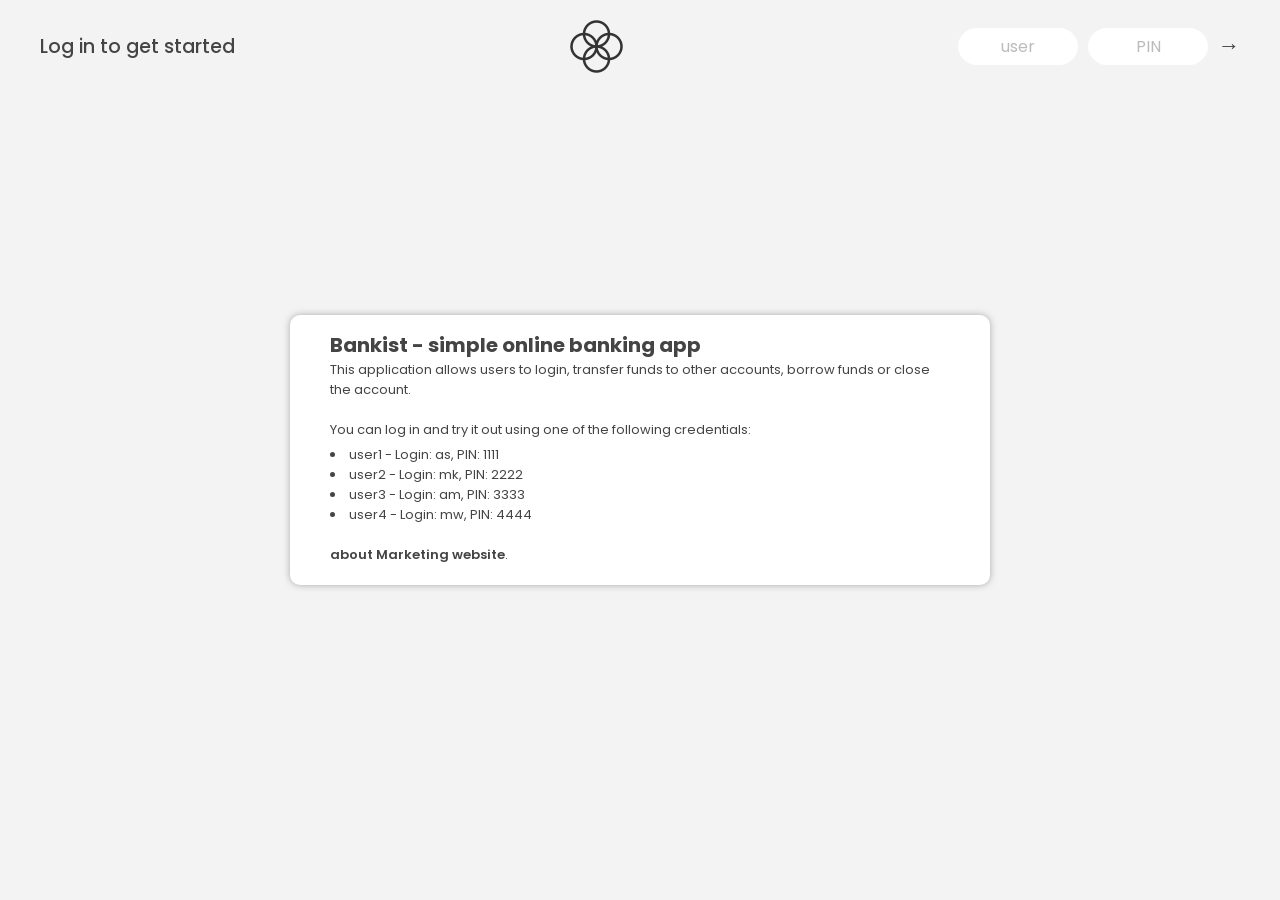
<file: demo/index.html>
<!DOCTYPE html>
<html lang="en">
  <head>
    <meta charset="UTF-8" />
    <meta name="viewport" content="width=device-width, initial-scale=1.0" />
    <meta http-equiv="X-UA-Compatible" content="ie=edge" />
    <link rel="shortcut icon" type="image/png" href="app_icon.png" />

    <link
      href="https://fonts.googleapis.com/css?family=Poppins:400,500,600&display=swap"
      rel="stylesheet"
    />

    <link rel="stylesheet" href="style.css" />
    <title>Bankist</title>
  </head>

  <body>
    
     <!-- some infos displayed for show on first time -->
     <div class="introStart">
      <button class="close-intro-btn"></button>
      <h3>Bankist - simple online banking app</h3>
      <p>This application allows users to login, transfer funds to other accounts, borrow funds or close the account.
          <br><br>
          You can log in and try it out using one of the following credentials:</p>
      <ul>
          <li>user1 - Login: as, PIN: 1111</li>
          <li>user2 - Login: mk, PIN: 2222</li>
          <li>user3 - Login: am, PIN: 3333</li>
          <li>user4 - Login: mw, PIN: 4444</li>
          <br>
          <a
          class="marketing-web"
          target="_blank"
          href="/demo/Marketing website/marketing-website.html"
          >about Marketing website</a
        >.
      </ul>
    </div>
    <!-- TOP NAVIGATION -->
    <nav>
      <p class="welcome">Log in to get started</p>

      <img src="app_logo.png" alt="Logo" class="logo" />
    </div>

      <form class="login">
        <input
          type="text"
          placeholder="user"
          class="login__input login__input--user"
        />
        <!-- In practice, use type="password" -->
        <input
          type="text"
          placeholder="PIN"
          maxlength="4"
          class="login__input login__input--pin"
        />
        <button class="login__btn">&rarr;</button>
      </form>

    </nav>
    
    <main class="app">
      <!-- BALANCE -->
      <div class="balance">
        <div>
          <p class="balance__label">Current balance</p>
          <p class="balance__date">
            As of <span class="date">05/03/2037</span>
          </p>
        </div>
        <p class="balance__value">0000€</p>
      </div>

      <!-- MOVEMENTS -->
      <div class="movements">
        <div class="movements__row">
          <div class="movements__type movements__type--deposit">2 deposit</div>
          <div class="movements__date">3 days ago</div>
          <div class="movements__value">4 000€</div>
        </div>
        <div class="movements__row">
          <div class="movements__type movements__type--withdrawal">
            1 withdrawal
          </div>
          <div class="movements__date">24/01/2037</div>
          <div class="movements__value">-378€</div>
        </div>
      </div>

      <!-- SUMMARY -->
      <div class="summary">
        <p class="summary__label">In</p>
        <p class="summary__value summary__value--in">0000€</p>
        <p class="summary__label">Out</p>
        <p class="summary__value summary__value--out">0000€</p>
        <p class="summary__label">Interest</p>
        <p class="summary__value summary__value--interest">0000€</p>
        <button class="btn--sort">&downarrow; SORT</button>
        <!-- <button class="btn--sort">SORT↓</button> -->
      </div>
      
      <!-- OPERATION: TRANSFERS -->
      <div class="operation operation--transfer">
        <h2>Transfer money</h2>
        <form class="form form--transfer">
          <input type="text" class="form__input form__input--to" />
          <input type="number" class="form__input form__input--amount" />
          <button class="form__btn form__btn--transfer">&rarr;</button>
          <label class="form__label">Transfer to</label>
          <label class="form__label">Amount</label>
        </form>
      </div>

      <!-- OPERATION: LOAN -->
      <div class="operation operation--loan">
        <h2>Request loan</h2>
        <form class="form form--loan">
          <input type="number" class="form__input form__input--loan-amount" />
          <button class="form__btn form__btn--loan">&rarr;</button>
          <label class="form__label form__label--loan">Amount</label>
        </form>
      </div>

      <!-- OPERATION: CLOSE -->
      <div class="operation operation--close">
        <h2>Close account</h2>
        <form class="form form--close">
          <input type="text" class="form__input form__input--user" />
          <input
            type="password"
            maxlength="6"
            class="form__input form__input--pin"
          />
          <button class="form__btn form__btn--close">&rarr;</button>
          <label class="form__label">Confirm user</label>
          <label class="form__label">Confirm PIN</label>
        </form>
      </div>

      <!-- LOGOUT TIMER -->
      <p class="logout-timer">
        You will be logged out in <span class="timer">05:00</span>
      </p>
    </main>

    <script src="script.js"></script>
  </body>
</html>
</file>
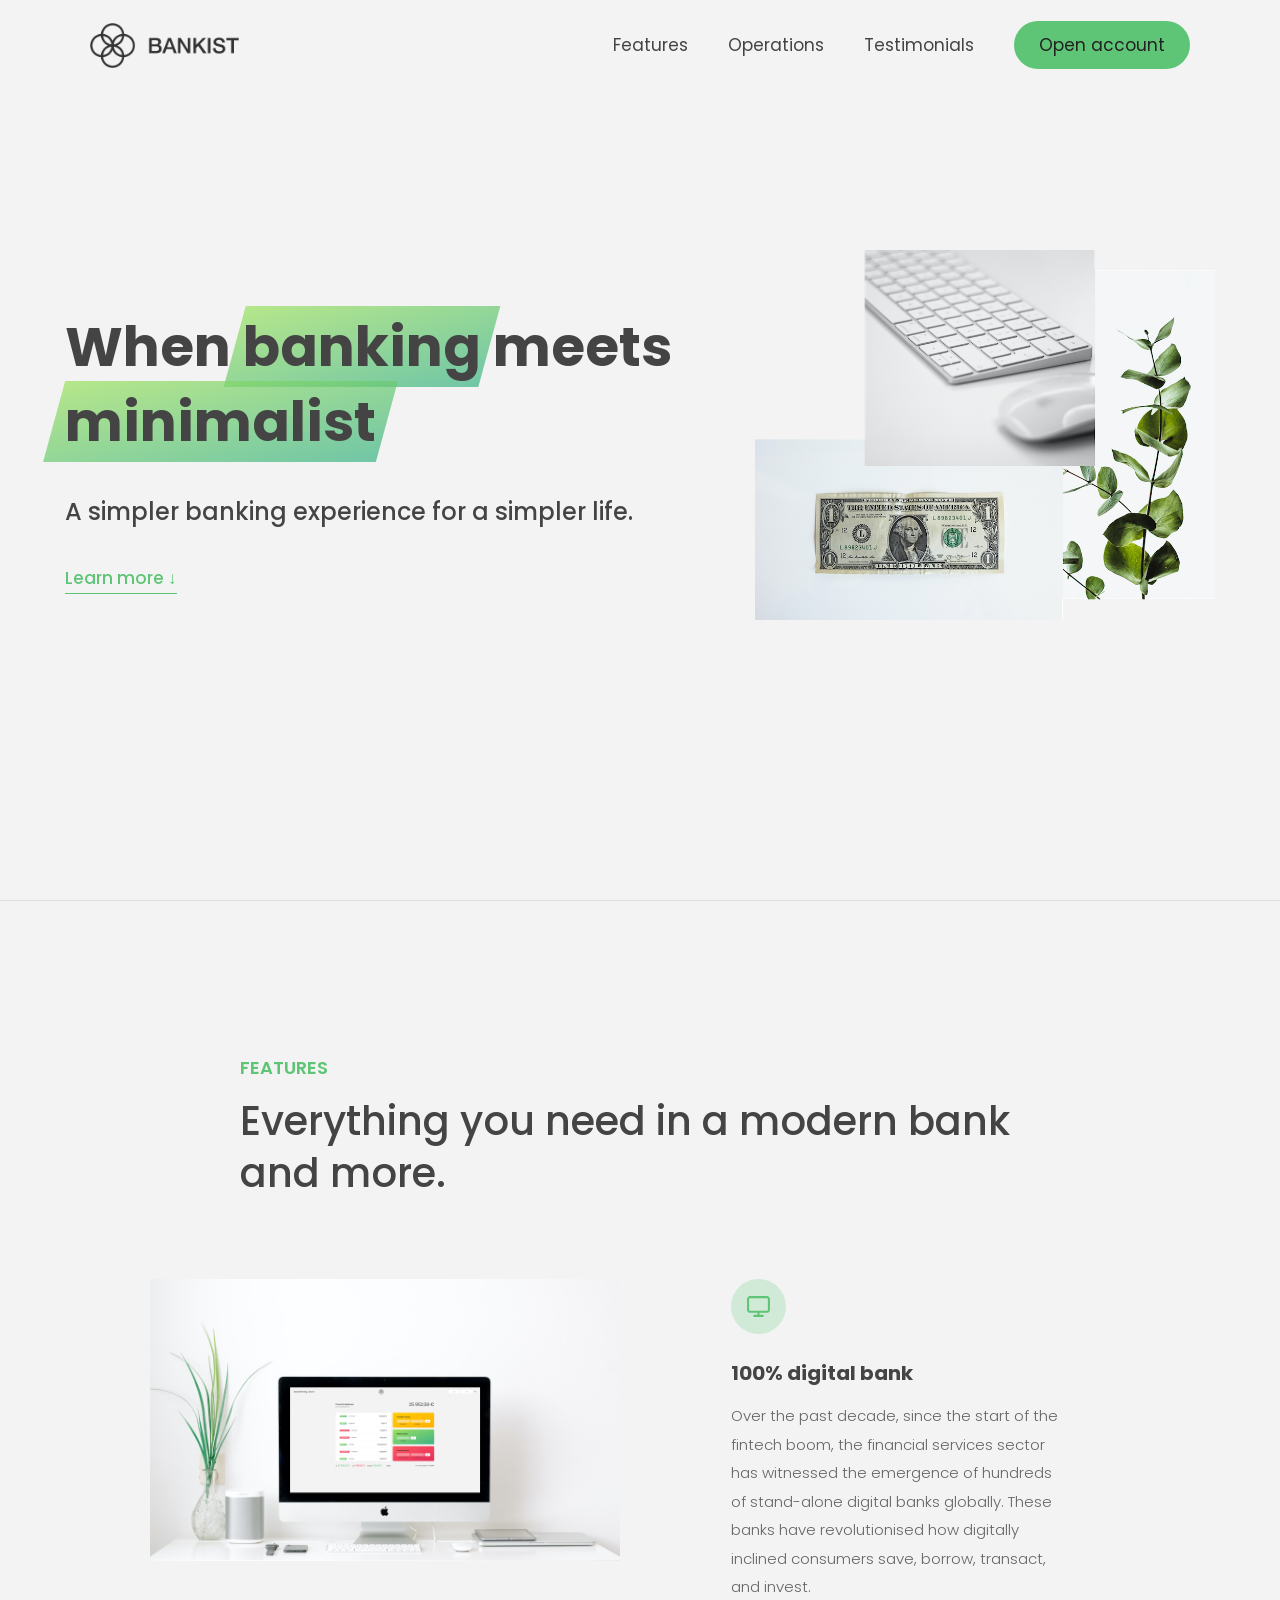
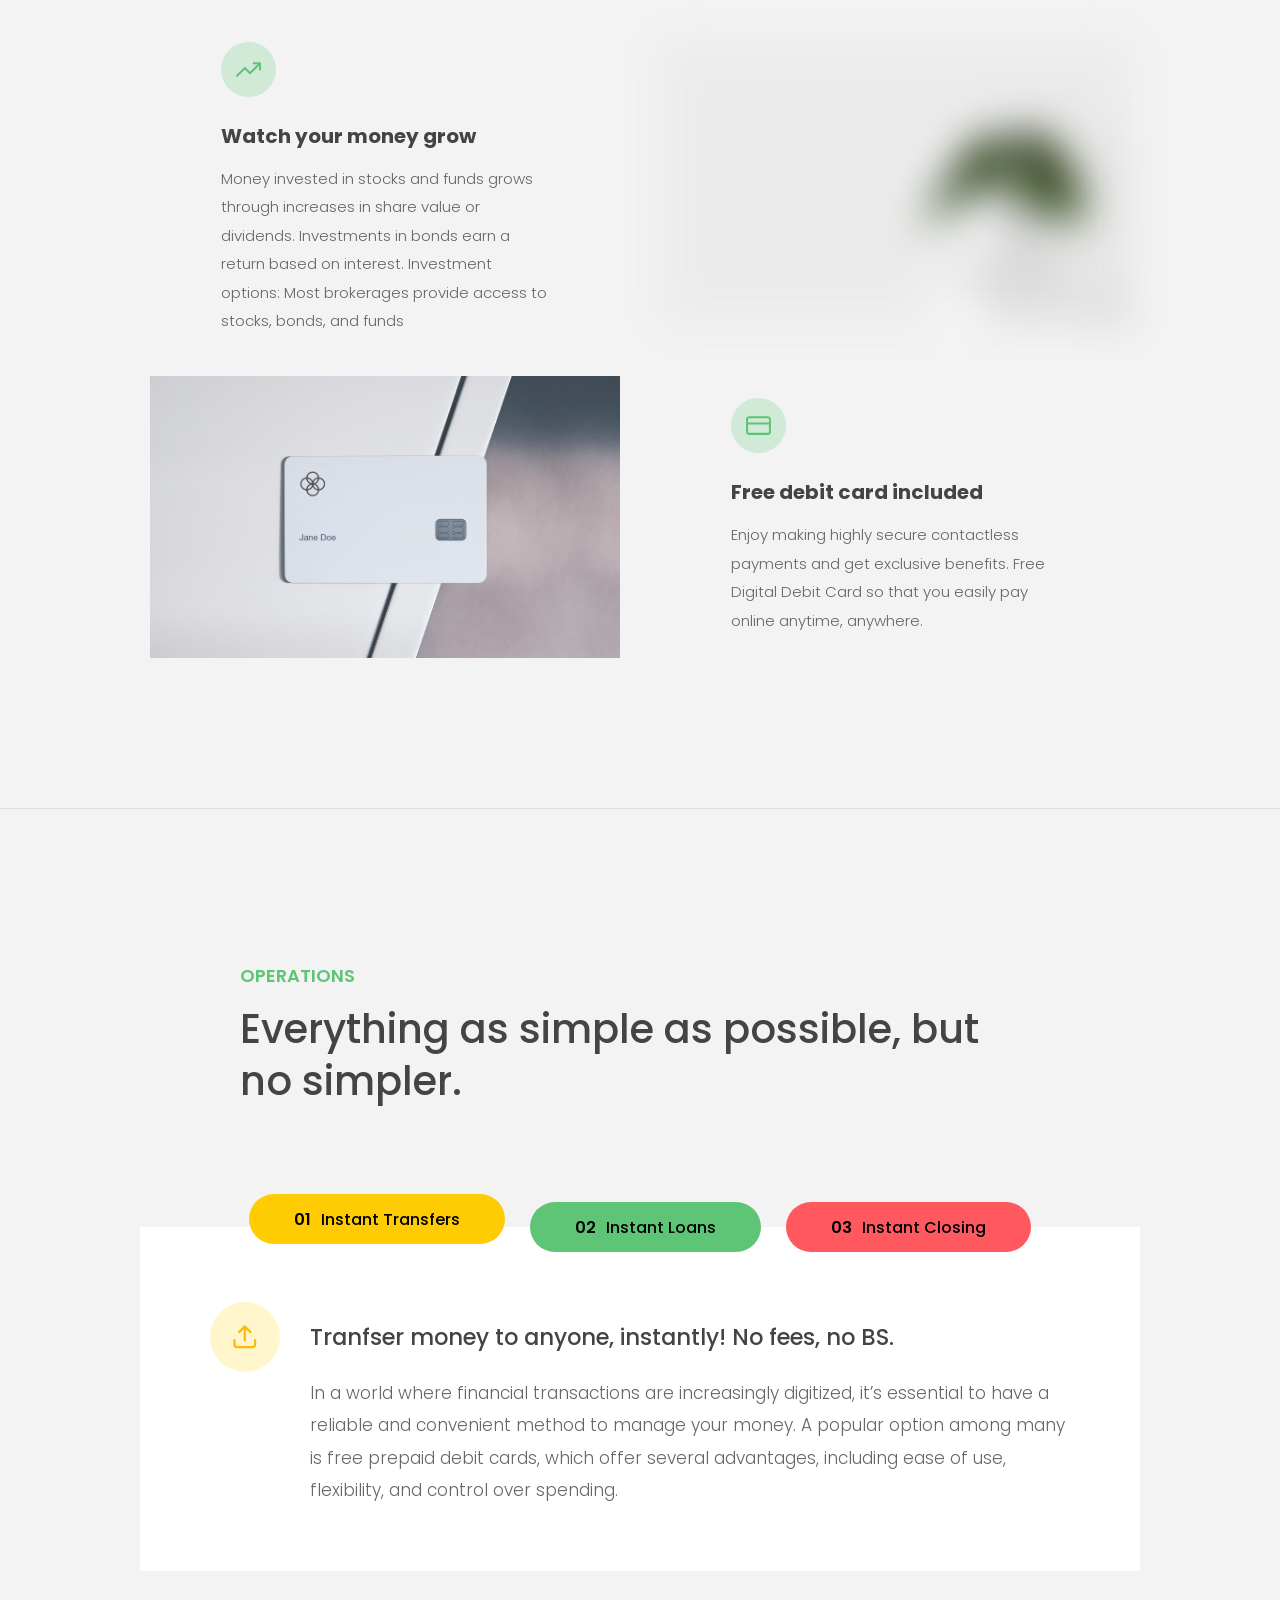
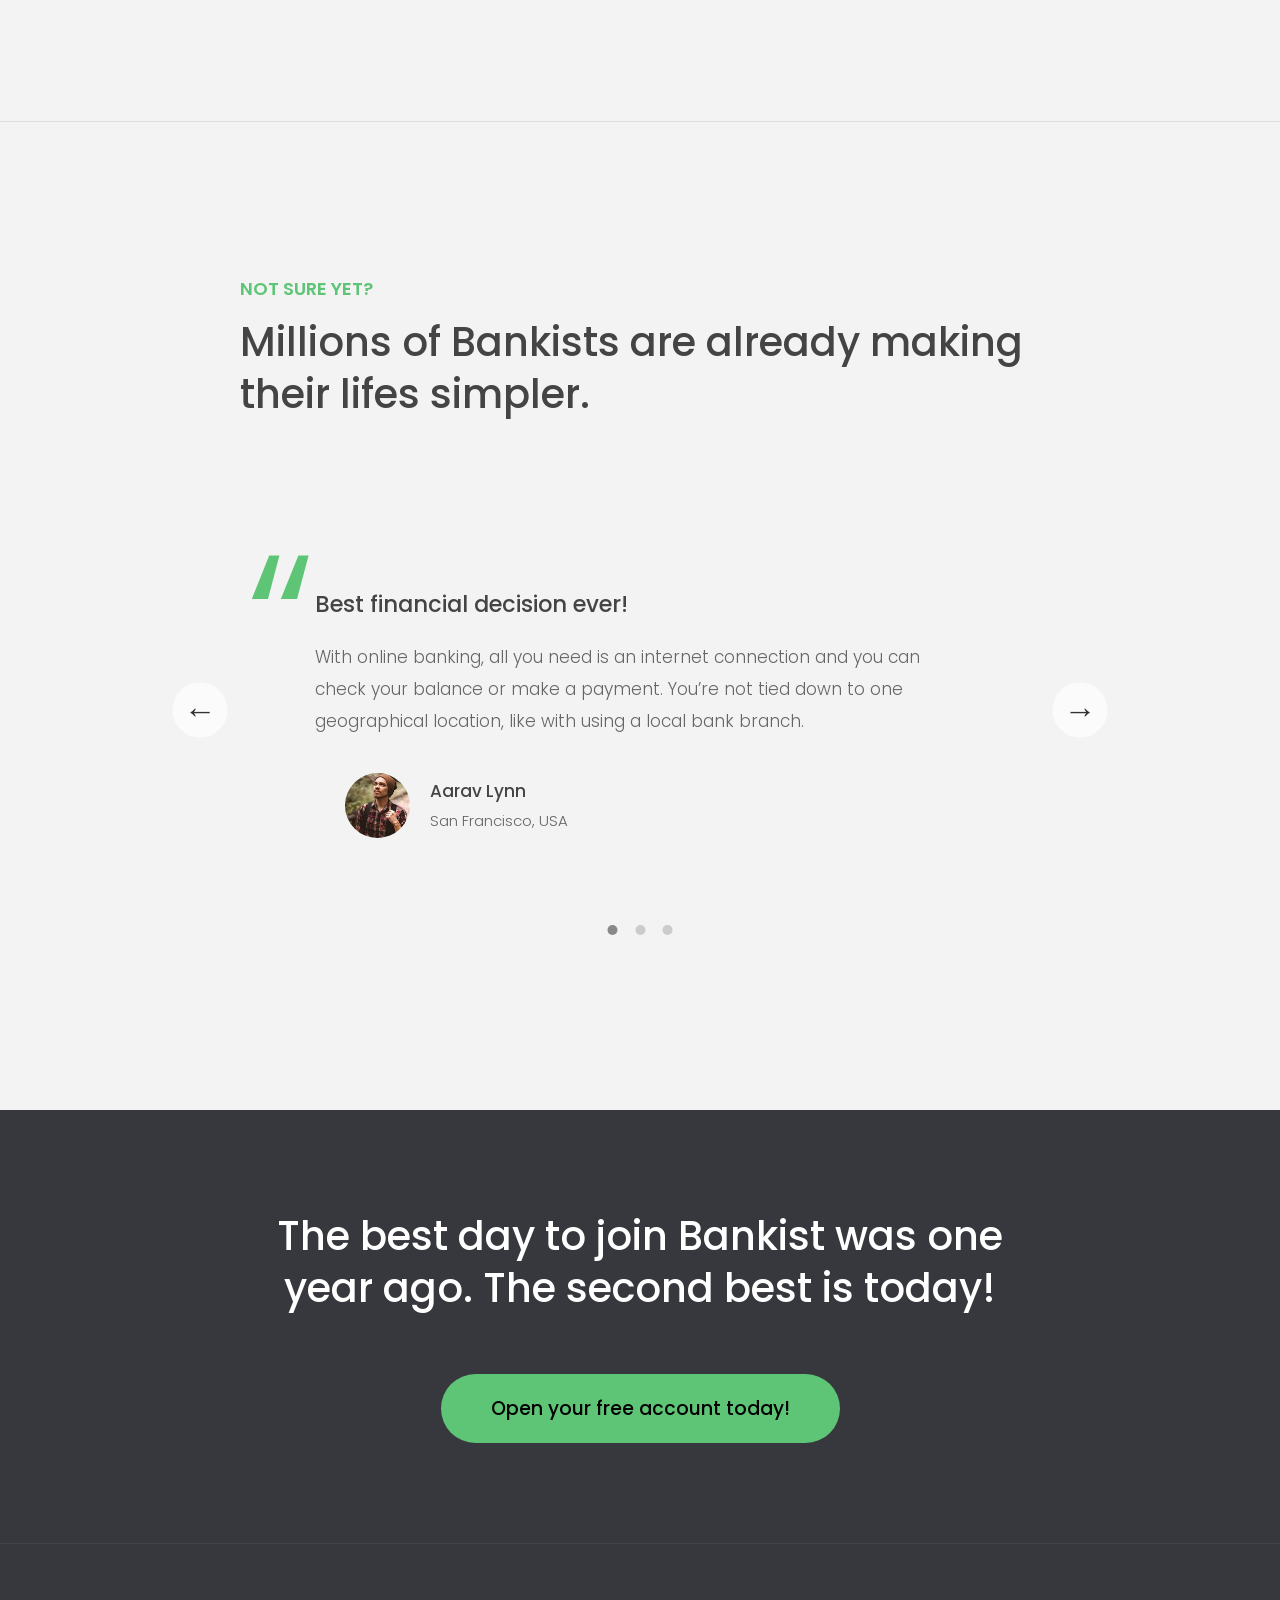
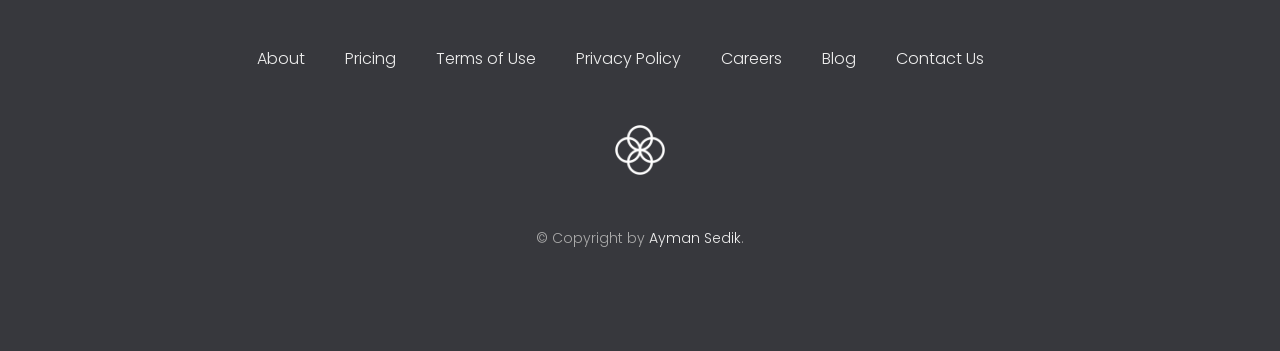
<file: demo/Marketing website/marketing-website.html>
<!DOCTYPE html>
<html lang="en">
  <head>
    <meta charset="UTF-8" />
    <meta name="viewport" content="width=device-width, initial-scale=1.0" />
    <meta http-equiv="X-UA-Compatible" content="ie=edge" />
    <link rel="shortcut icon" type="image/png" href="img/app_icon.png" />

    <link
      href="https://fonts.googleapis.com/css?family=Poppins:300,400,500,600&display=swap"
      rel="stylesheet"
    />
    <link rel="stylesheet" href="style.css" />
    <title>Bankist | When Banking meets Minimalist</title>

    <script defer src="script.js"></script>
  </head>
  <body>
    <header class="header">
      <nav class="nav">
        <img
          src="img/logo.png"
          alt="Bankist logo"
          class="nav__logo"
          id="logo"
          designer="Ayman"
          data-version-number="3.0"
        />
        <ul class="nav__links">
          <li class="nav__item">
            <a class="nav__link" href="#section--1">Features</a>
          </li>
          <li class="nav__item">
            <a class="nav__link" href="#section--2">Operations</a>
          </li>
          <li class="nav__item">
            <a class="nav__link" href="#section--3">Testimonials</a>
          </li>
          <li class="nav__item">
            <a class="nav__link nav__link--btn btn--show-modal" href="#"
              >Open account</a
            >
          </li>
        </ul>
      </nav>

      <div class="header__title">
        <!-- <h1 onclick="alert('HTML alert')"> -->
        <h1>
          When
          <!-- Green highlight effect -->
          <span class="highlight">banking</span>
          meets<br />
          <span class="highlight">minimalist</span>
        </h1>
        <h4>A simpler banking experience for a simpler life.</h4>
        <button class="btn--text btn--scroll-to">Learn more &DownArrow;</button>
        <img
          src="img/hero.png"
          class="header__img"
          alt="Minimalist bank items"
        />
      </div>
    </header>

    <section class="section" id="section--1">
      <div class="section__title">
        <h2 class="section__description">Features</h2>
        <h3 class="section__header">
          Everything you need in a modern bank and more.
        </h3>
      </div>

      <div class="features">
        <img
          src="img/digital-lazy.jpg"
          data-src="img/digital.jpg"
          alt="Computer"
          class="features__img lazy-img"
        />
        <div class="features__feature">
          <div class="features__icon">
            <svg>
              <use xlink:href="img/icons.svg#icon-monitor"></use>
            </svg>
          </div>
          <h5 class="features__header">100% digital bank</h5>
          <p>
            Over the past decade, since the start of the fintech boom, the
            financial services sector has witnessed the emergence of hundreds of
            stand-alone digital banks globally. These banks have revolutionised
            how digitally inclined consumers save, borrow, transact, and invest.
          </p>
        </div>

        <div class="features__feature">
          <div class="features__icon">
            <svg>
              <use xlink:href="img/icons.svg#icon-trending-up"></use>
            </svg>
          </div>
          <h5 class="features__header">Watch your money grow</h5>
          <p>
            Money invested in stocks and funds grows through increases in share
            value or dividends. Investments in bonds earn a return based on
            interest. Investment options: Most brokerages provide access to
            stocks, bonds, and funds
          </p>
        </div>
        <img
          src="img/grow-lazy.jpg"
          data-src="img/grow.jpg"
          alt="Plant"
          class="features__img lazy-img"
        />

        <img
          src="img/card-lazy.jpg"
          data-src="img/card.jpg"
          alt="Credit card"
          class="features__img lazy-img"
        />
        <div class="features__feature">
          <div class="features__icon">
            <svg>
              <use xlink:href="img/icons.svg#icon-credit-card"></use>
            </svg>
          </div>
          <h5 class="features__header">Free debit card included</h5>
          <p>
            Enjoy making highly secure contactless payments and get exclusive
            benefits. Free Digital Debit Card so that you easily pay online
            anytime, anywhere.
          </p>
        </div>
      </div>
    </section>

    <section class="section" id="section--2">
      <div class="section__title">
        <h2 class="section__description">Operations</h2>
        <h3 class="section__header">
          Everything as simple as possible, but no simpler.
        </h3>
      </div>

      <div class="operations">
        <div class="operations__tab-container">
          <button
            class="btn operations__tab operations__tab--1 operations__tab--active"
            data-tab="1"
          >
            <span>01</span>Instant Transfers
          </button>
          <button class="btn operations__tab operations__tab--2" data-tab="2">
            <span>02</span>Instant Loans
          </button>
          <button class="btn operations__tab operations__tab--3" data-tab="3">
            <span>03</span>Instant Closing
          </button>
        </div>
        <div
          class="operations__content operations__content--1 operations__content--active"
        >
          <div class="operations__icon operations__icon--1">
            <svg>
              <use xlink:href="img/icons.svg#icon-upload"></use>
            </svg>
          </div>
          <h5 class="operations__header">
            Tranfser money to anyone, instantly! No fees, no BS.
          </h5>
          <p>
            In a world where financial transactions are increasingly digitized,
            it’s essential to have a reliable and convenient method to manage
            your money. A popular option among many is free prepaid debit cards,
            which offer several advantages, including ease of use, flexibility,
            and control over spending.
          </p>
        </div>

        <div class="operations__content operations__content--2">
          <div class="operations__icon operations__icon--2">
            <svg>
              <use xlink:href="img/icons.svg#icon-home"></use>
            </svg>
          </div>
          <h5 class="operations__header">
            Buy a home or make your dreams come true, with instant loans.
          </h5>
          <p>
            If you have pin-pointed the dream home you wish to own, you will be
            asked to make a downpayment immediately in order to book it in your
            name. Getting a home loan requires far more time than a personal
            loan. Processing of personal loans is super-quick compared to home
            loans.
          </p>
        </div>
        <div class="operations__content operations__content--3">
          <div class="operations__icon operations__icon--3">
            <svg>
              <use xlink:href="img/icons.svg#icon-user-x"></use>
            </svg>
          </div>
          <h5 class="operations__header">
            No longer need your account? No problem! Close it instantly.
          </h5>
          <p>
            It is not uncommon to have multiple bank account and sometime people
            can not operate all of them and hence may need to close one.
            However, you may get a surprise if the bank turns down your request
            to close your savings bank account citing many pending issues.
            Therefore it is better to check these factors before going for
            closing your saving bank account.
          </p>
        </div>
      </div>
    </section>

    <section class="section" id="section--3">
      <div class="section__title section__title--testimonials">
        <h2 class="section__description">Not sure yet?</h2>
        <h3 class="section__header">
          Millions of Bankists are already making their lifes simpler.
        </h3>
      </div>

      <div class="slider">
        <div class="slide">
          <div class="testimonial">
            <h5 class="testimonial__header">Best financial decision ever!</h5>
            <blockquote class="testimonial__text">
              With online banking, all you need is an internet connection and
              you can check your balance or make a payment. You’re not tied down
              to one geographical location, like with using a local bank branch.
            </blockquote>
            <address class="testimonial__author">
              <img src="img/user-1.jpg" alt="" class="testimonial__photo" />
              <h6 class="testimonial__name">Aarav Lynn</h6>
              <p class="testimonial__location">San Francisco, USA</p>
            </address>
          </div>
        </div>

        <div class="slide">
          <div class="testimonial">
            <h5 class="testimonial__header">
              The last step to becoming a complete minimalist
            </h5>
            <blockquote class="testimonial__text">
              You don’t need to recite account details over the phone or fill in
              paper forms to send money online. You can set up a new payment in
              moments, and save the details for future use.
            </blockquote>
            <address class="testimonial__author">
              <img src="img/user-2.jpg" alt="" class="testimonial__photo" />
              <h6 class="testimonial__name">Miyah Miles</h6>
              <p class="testimonial__location">London, UK</p>
            </address>
          </div>
        </div>

        <div class="slide">
          <div class="testimonial">
            <h5 class="testimonial__header">
              Finally free from old-school banks
            </h5>
            <blockquote class="testimonial__text">
              Many banks let you open an account online in just a few minutes.
              This beats queuing at the bank, filling in forms and handing over
              documents. You can get a new account up and running in just a few
              clicks, and get on with the rest of your day.
            </blockquote>
            <address class="testimonial__author">
              <img src="img/user-3.jpg" alt="" class="testimonial__photo" />
              <h6 class="testimonial__name">Francisco Gomes</h6>
              <p class="testimonial__location">Lisbon, Portugal</p>
            </address>
          </div>
        </div>

        <button class="slider__btn slider__btn--left">&larr;</button>
        <button class="slider__btn slider__btn--right">&rarr;</button>
        <div class="dots"></div>
      </div>
    </section>

    <section class="section section--sign-up">
      <div class="section__title">
        <h3 class="section__header">
          The best day to join Bankist was one year ago. The second best is
          today!
        </h3>
      </div>
      <button class="btn btn--show-modal">Open your free account today!</button>
    </section>

    <footer class="footer">
      <ul class="footer__nav">
        <li class="footer__item">
          <a class="footer__link" href="#">About</a>
        </li>
        <li class="footer__item">
          <a class="footer__link" href="#">Pricing</a>
        </li>
        <li class="footer__item">
          <a class="footer__link" href="#">Terms of Use</a>
        </li>
        <li class="footer__item">
          <a class="footer__link" href="#">Privacy Policy</a>
        </li>
        <li class="footer__item">
          <a class="footer__link" href="#">Careers</a>
        </li>
        <li class="footer__item">
          <a class="footer__link" href="#">Blog</a>
        </li>
        <li class="footer__item">
          <a class="footer__link" href="#">Contact Us</a>
        </li>
      </ul>
      <img src="img/icon.png" alt="Logo" class="footer__logo" />
      <p class="footer__copyright">
        &copy; Copyright by
        <a
          class="footer__link linkedin-link"
          target="_blank"
          href="https://www.linkedin.com/in/ayman-sedik/"
          >Ayman Sedik</a
        >.
      </p>
    </footer>

    <div class="modal hidden">
      <button class="btn--close-modal">&times;</button>
      <h2 class="modal__header">
        Open your bank account <br />
        in just <span class="highlight">5 minutes</span>
      </h2>
      <form class="modal__form">
        <label>First Name</label>
        <input type="text" />
        <label>Last Name</label>
        <input type="text" />
        <label>Email Address</label>
        <input type="email" />
        <button class="btn">Next step &rarr;</button>
      </form>
    </div>
    <div class="overlay hidden"></div>
  </body>
</html>
</file>
<file: demo/style.css>
* {
  margin: 0;
  padding: 0;
  box-sizing: inherit;
}

html {
  font-size: 62.5%;
  box-sizing: border-box;
}

body {
  font-family: 'Poppins', sans-serif;
  color: #444;
  background-color: #f3f3f3;
  height: 100vh;
  padding: 2rem;
}

.introStart {
  position: absolute;
  top: 50%;
  left: 50%;
  color: #444;
  width: 80%;
  max-width: 700px;
  padding: 20px 40px;
  display: flex;
  align-items: flex-start;
  justify-content: center;
  flex-direction: column;
  background-color: white;
  box-shadow: 0 0 7px 0px darkgray;
  border-radius: 10px;
  transform: translate(-50%, -50%);
  z-index: 5;
  opacity: 100;
  transition: all 0.2s;
}

.introStart:hover {
  box-shadow: 0 0 2px 0px darkgray;
}

.introStart h3 {
  font-size: 20px;
  font-weight: 700;
  line-height: 1;
  z-index: 2;
}

.close-intro-btn {
  height: 30px;
  outline: none;
  background-color: white;
  border: transparent;
  padding: 0 15px;
  font-size: 20px;
  border-radius: 10px;
  margin-left: 10px;
  cursor: pointer;
  transition: all 0.3s;
  position: absolute;
  top: 5px;
  right: 5px;
  background-image: url(https://bankist-okba.netlify.app/images/x-solid.svg);
  background-position: center;
  background-repeat: no-repeat;
  background-size: 17px;
}

.close-intro-btn:hover {
  transform: scale(0.8);
}

.introStart p {
  margin-top: 5px;
  font-size: 13px;
}

.introStart ul {
  margin-top: 5px;
  width: 100%;
  font-size: 13px;
  list-style-position: inside;
}

.introStart ul li {
  width: 100%;
  text-align: left;
  min-width: 230px;
}

nav {
  display: flex;
  justify-content: space-between;
  align-items: center;
  padding: 0 2rem;
}

.welcome {
  font-size: 1.9rem;
  font-weight: 500;
}

.marketing-web {
  font-size: 1.3rem;
  font-weight: 550;
  color: #444;
  text-decoration: none;
}

a:hover {
  text-decoration: underline #444;
}

.logo {
  height: 5.25rem;
  width: 52.5px;
  transition: 1s;
  cursor: pointer;
}

.logo:hover {
  transform: rotate(270deg);
}

.login {
  display: flex;
}

.login__input {
  border: none;
  padding: 0.5rem 2rem;
  font-size: 1.6rem;
  font-family: inherit;
  text-align: center;
  width: 12rem;
  border-radius: 10rem;
  margin-right: 1rem;
  color: inherit;
  border: 1px solid #fff;
  transition: all 0.3s;
}

.login__input:focus {
  outline: none;
  border: 1px solid #ccc;
}

.login__input::placeholder {
  color: #bbb;
}

.login__btn {
  border: none;
  background: none;
  font-size: 2.2rem;
  color: inherit;
  cursor: pointer;
  transition: all 0.3s;
}

.login__btn:hover,
.login__btn:focus,
.btn--sort:hover,
.btn--sort:focus {
  outline: none;
  color: #777;
}

/* MAIN */
.app {
  position: relative;
  max-width: 100rem;
  margin: 4rem auto;
  display: grid;
  grid-template-columns: 4fr 3fr;
  grid-template-rows: auto repeat(3, 15rem) auto;
  gap: 2rem;

  /* NOTE This creates the fade in/out anumation */
  opacity: 0;
  transition: all 0s;
}

.balance {
  grid-column: 1 / span 2;
  display: flex;
  align-items: flex-end;
  justify-content: space-between;
  margin-bottom: 2rem;
}

.balance__label {
  font-size: 2.2rem;
  font-weight: 500;
  margin-bottom: -0.2rem;
}

.balance__date {
  font-size: 1.4rem;
  color: #888;
}

.balance__value {
  font-size: 4.5rem;
  font-weight: 400;
}

/* MOVEMENTS */
.movements {
  grid-row: 2 / span 3;
  background-color: #fff;
  border-radius: 1rem;
  overflow: scroll;
}

.movements__row {
  padding: 2.25rem 4rem;
  display: flex;
  /* justify-content: space-between; */
  align-items: center;
  border-bottom: 1px solid #eee;
}

.movements__type {
  font-size: 1.1rem;
  text-transform: uppercase;
  font-weight: 500;
  color: #fff;
  padding: 0.1rem 1rem;
  border-radius: 10rem;
  margin-right: 2rem;
}

.movements__date {
  font-size: 1.1rem;
  text-transform: uppercase;
  font-weight: 500;
  color: #666;
}

.movements__type--deposit {
  background-image: linear-gradient(to top left, #39b385, #9be15d);
}

.movements__type--withdrawal {
  background-image: linear-gradient(to top left, #e52a5a, #ff585f);
}

.movements__value {
  font-size: 1.7rem;
  margin-left: auto;
}

/* SUMMARY */
.summary {
  grid-row: 5 / 6;
  display: flex;
  align-items: baseline;
  padding: 0 0.3rem;
  margin-top: 1rem;
}

.summary__label {
  font-size: 1.2rem;
  font-weight: 500;
  text-transform: uppercase;
  margin-right: 0.8rem;
}

.summary__value {
  font-size: 2.2rem;
  margin-right: 2.5rem;
}

.summary__value--in,
.summary__value--interest {
  color: #66c873;
}

.summary__value--out {
  color: #f5465d;
}

.btn--sort {
  margin-left: auto;
  border: none;
  background: none;
  font-size: 1.3rem;
  font-weight: 500;
  cursor: pointer;
}

/* OPERATIONS */
.operation {
  border-radius: 1rem;
  padding: 3rem 4rem;
  color: #333;
}

.operation--transfer {
  background-image: linear-gradient(to top left, #ffb003, #ffcb03);
}

.operation--loan {
  background-image: linear-gradient(to top left, #39b385, #9be15d);
}

.operation--close {
  background-image: linear-gradient(to top left, #e52a5a, #ff585f);
}

h2 {
  margin-bottom: 1.5rem;
  font-size: 1.7rem;
  font-weight: 600;
  color: #333;
}

.form {
  display: grid;
  grid-template-columns: 2.5fr 2.5fr 1fr;
  grid-template-rows: auto auto;
  gap: 0.4rem 1rem;
}

/* Exceptions for interst */
.form.form--loan {
  grid-template-columns: 2.5fr 1fr 2.5fr;
}
.form__label--loan {
  grid-row: 2;
}
/* End exceptions */

.form__input {
  width: 100%;
  border: none;
  background-color: rgba(255, 255, 255, 0.4);
  font-family: inherit;
  font-size: 1.5rem;
  text-align: center;
  color: #333;
  padding: 0.3rem 1rem;
  border-radius: 0.7rem;
  transition: all 0.3s;
}

.form__input:focus {
  outline: none;
  background-color: rgba(255, 255, 255, 0.6);
}

.form__label {
  font-size: 1.3rem;
  text-align: center;
}

.form__btn {
  border: none;
  border-radius: 0.7rem;
  font-size: 1.8rem;
  background-color: #fff;
  cursor: pointer;
  transition: all 0.3s;
}
.form__btn:focus {
  outline: none;
  background-color: rgba(255, 255, 255, 0.8);
}

.logout-timer {
  padding: 0 0.3rem;
  margin-top: 1.9rem;
  text-align: right;
  font-size: 1.25rem;
}

.timer {
  font-weight: 600;
}
</file>
<file: demo/Marketing website/style.css>
/* The page is NOT responsive. You can implement responsiveness yourself if you wanna have some fun 😃 */

:root {
  --color-primary: #5ec576;
  --color-secondary: #ffcb03;
  --color-tertiary: #ff585f;
  --color-primary-darker: #4bbb7d;
  --color-secondary-darker: #ffbb00;
  --color-tertiary-darker: #fd424b;
  --color-primary-opacity: #5ec5763a;
  --color-secondary-opacity: #ffcd0331;
  --color-tertiary-opacity: #ff58602d;
  --gradient-primary: linear-gradient(to top left, #39b385, #9be15d);
  --gradient-secondary: linear-gradient(to top left, #ffb003, #ffcb03);
}

* {
  margin: 0;
  padding: 0;
  box-sizing: inherit;
}

html {
  font-size: 62.5%;
  box-sizing: border-box;
}

body {
  font-family: 'Poppins', sans-serif;
  font-weight: 300;
  color: #444;
  line-height: 1.9;
  background-color: #f3f3f3;
}

/* GENERAL ELEMENTS */
.section {
  padding: 15rem 3rem;
  border-top: 1px solid #ddd;

  transition: transform 1s, opacity 1s;
}

.section--hidden {
  opacity: 0;
  transform: translateY(8rem);
}

.section__title {
  max-width: 80rem;
  margin: 0 auto 8rem auto;
}

.section__description {
  font-size: 1.8rem;
  font-weight: 600;
  text-transform: uppercase;
  color: var(--color-primary);
  margin-bottom: 1rem;
}

.section__header {
  font-size: 4rem;
  line-height: 1.3;
  font-weight: 500;
}

.btn {
  display: inline-block;
  background-color: var(--color-primary);
  font-size: 1.6rem;
  font-family: inherit;
  font-weight: 500;
  border: none;
  padding: 1.25rem 4.5rem;
  border-radius: 10rem;
  cursor: pointer;
  transition: all 0.3s;
}

.btn:hover {
  background-color: var(--color-primary-darker);
}

.btn--text {
  display: inline-block;
  background: none;
  font-size: 1.7rem;
  font-family: inherit;
  font-weight: 500;
  color: var(--color-primary);
  border: none;
  border-bottom: 1px solid currentColor;
  padding-bottom: 2px;
  cursor: pointer;
  transition: all 0.3s;
}

p {
  color: #666;
}

/* This is BAD for accessibility! Don't do in the real world! */
button:focus {
  outline: none;
}

img {
  transition: filter 0.5s;
}

.lazy-img {
  filter: blur(20px);
}

/* NAVIGATION */
.nav {
  display: flex;
  justify-content: space-between;
  align-items: center;
  height: 9rem;
  width: 100%;
  padding: 0 6rem;
  z-index: 100;
}

/* nav and stickly class at the same time */
.nav.sticky {
  position: fixed;
  background-color: rgba(255, 255, 255, 0.95);
}

.nav__logo {
  height: 4.5rem;
  transition: all 0.3s;
}

.nav__links {
  display: flex;
  align-items: center;
  list-style: none;
}

.nav__item {
  margin-left: 4rem;
}

.nav__link:link,
.nav__link:visited {
  font-size: 1.7rem;
  font-weight: 400;
  color: inherit;
  text-decoration: none;
  display: block;
  transition: all 0.3s;
}

.nav__link--btn:link,
.nav__link--btn:visited {
  padding: 0.8rem 2.5rem;
  border-radius: 3rem;
  background-color: var(--color-primary);
  color: #222;
}

.nav__link--btn:hover,
.nav__link--btn:active {
  color: inherit;
  background-color: var(--color-primary-darker);
  color: #333;
}

/* HEADER */
.header {
  padding: 0 3rem;
  height: 100vh;
  display: flex;
  flex-direction: column;
  align-items: center;
}

.header__title {
  flex: 1;

  max-width: 115rem;
  display: grid;
  grid-template-columns: 3fr 2fr;
  row-gap: 3rem;
  align-content: center;
  justify-content: center;

  align-items: start;
  justify-items: start;
}

h1 {
  font-size: 5.5rem;
  line-height: 1.35;
}

h4 {
  font-size: 2.4rem;
  font-weight: 500;
}

.header__img {
  width: 100%;
  grid-column: 2 / 3;
  grid-row: 1 / span 4;
  transform: translateY(-6rem);
}

.highlight {
  position: relative;
}

.highlight::after {
  display: block;
  content: '';
  position: absolute;
  bottom: 0;
  left: 0;
  height: 100%;
  width: 100%;
  z-index: -1;
  opacity: 0.7;
  transform: scale(1.07, 1.05) skewX(-15deg);
  background-image: var(--gradient-primary);
}

/* FEATURES */
.features {
  display: grid;
  grid-template-columns: 1fr 1fr;
  gap: 4rem;
  margin: 0 12rem;
}

.features__img {
  width: 100%;
}

.features__feature {
  align-self: center;
  justify-self: center;
  width: 70%;
  font-size: 1.5rem;
}

.features__icon {
  display: flex;
  align-items: center;
  justify-content: center;
  background-color: var(--color-primary-opacity);
  height: 5.5rem;
  width: 5.5rem;
  border-radius: 50%;
  margin-bottom: 2rem;
}

.features__icon svg {
  height: 2.5rem;
  width: 2.5rem;
  fill: var(--color-primary);
}

.features__header {
  font-size: 2rem;
  margin-bottom: 1rem;
}

/* OPERATIONS */
.operations {
  max-width: 100rem;
  margin: 12rem auto 0 auto;

  background-color: #fff;
}

.operations__tab-container {
  display: flex;
  justify-content: center;
}

.operations__tab {
  margin-right: 2.5rem;
  transform: translateY(-50%);
}

.operations__tab span {
  margin-right: 1rem;
  font-weight: 600;
  display: inline-block;
}

.operations__tab--1 {
  background-color: var(--color-secondary);
}

.operations__tab--1:hover {
  background-color: var(--color-secondary-darker);
}

.operations__tab--3 {
  background-color: var(--color-tertiary);
  margin: 0;
}

.operations__tab--3:hover {
  background-color: var(--color-tertiary-darker);
}

.operations__tab--active {
  transform: translateY(-66%);
}

.operations__content {
  display: none;

  /* JUST PRESENTATIONAL */
  font-size: 1.7rem;
  padding: 2.5rem 7rem 6.5rem 7rem;
}

.operations__content--active {
  display: grid;
  grid-template-columns: 7rem 1fr;
  column-gap: 3rem;
  row-gap: 0.5rem;
}

.operations__header {
  font-size: 2.25rem;
  font-weight: 500;
  align-self: center;
}

.operations__icon {
  display: flex;
  align-items: center;
  justify-content: center;
  height: 7rem;
  width: 7rem;
  border-radius: 50%;
}

.operations__icon svg {
  height: 2.75rem;
  width: 2.75rem;
}

.operations__content p {
  grid-column: 2;
}

.operations__icon--1 {
  background-color: var(--color-secondary-opacity);
}
.operations__icon--2 {
  background-color: var(--color-primary-opacity);
}
.operations__icon--3 {
  background-color: var(--color-tertiary-opacity);
}
.operations__icon--1 svg {
  fill: var(--color-secondary-darker);
}
.operations__icon--2 svg {
  fill: var(--color-primary);
}
.operations__icon--3 svg {
  fill: var(--color-tertiary);
}

/* SLIDER */
.slider {
  max-width: 100rem;
  height: 50rem;
  margin: 0 auto;
  position: relative;

  /* IN THE END */
  overflow: hidden;
}

.slide {
  position: absolute;
  top: 0;
  width: 100%;
  height: 50rem;

  display: flex;
  align-items: center;
  justify-content: center;

  /* THIS creates the animation! */
  transition: transform 1s;
}

.slide > img {
  /* Only for images that have different size than slide */
  width: 100%;
  height: 100%;
  object-fit: cover;
}

.slider__btn {
  position: absolute;
  top: 50%;
  z-index: 10;

  border: none;
  background: rgba(255, 255, 255, 0.7);
  font-family: inherit;
  color: #333;
  border-radius: 50%;
  height: 5.5rem;
  width: 5.5rem;
  font-size: 3.25rem;
  cursor: pointer;
}

.slider__btn--left {
  left: 6%;
  transform: translate(-50%, -50%);
}

.slider__btn--right {
  right: 6%;
  transform: translate(50%, -50%);
}

.dots {
  position: absolute;
  bottom: 5%;
  left: 50%;
  transform: translateX(-50%);
  display: flex;
}

.dots__dot {
  border: none;
  background-color: #b9b9b9;
  opacity: 0.7;
  height: 1rem;
  width: 1rem;
  border-radius: 50%;
  margin-right: 1.75rem;
  cursor: pointer;
  transition: all 0.5s;

  /* Only necessary when overlying images */
  /* box-shadow: 0 0.6rem 1.5rem rgba(0, 0, 0, 0.7); */
}

.dots__dot:last-child {
  margin: 0;
}

.dots__dot--active {
  /* background-color: #fff; */
  background-color: #888;
  opacity: 1;
}

/* TESTIMONIALS */
.testimonial {
  width: 65%;
  position: relative;
}

.testimonial::before {
  content: '\201C';
  position: absolute;
  top: -5.7rem;
  left: -6.8rem;
  line-height: 1;
  font-size: 20rem;
  font-family: inherit;
  color: var(--color-primary);
  z-index: -1;
}

.testimonial__header {
  font-size: 2.25rem;
  font-weight: 500;
  margin-bottom: 1.5rem;
}

.testimonial__text {
  font-size: 1.7rem;
  margin-bottom: 3.5rem;
  color: #666;
}

.testimonial__author {
  margin-left: 3rem;
  font-style: normal;

  display: grid;
  grid-template-columns: 6.5rem 1fr;
  column-gap: 2rem;
}

.testimonial__photo {
  grid-row: 1 / span 2;
  width: 6.5rem;
  border-radius: 50%;
}

.testimonial__name {
  font-size: 1.7rem;
  font-weight: 500;
  align-self: end;
  margin: 0;
}

.testimonial__location {
  font-size: 1.5rem;
}

.section__title--testimonials {
  margin-bottom: 4rem;
}

/* SIGNUP */
.section--sign-up {
  background-color: #37383d;
  border-top: none;
  border-bottom: 1px solid #444;
  text-align: center;
  padding: 10rem 3rem;
}

.section--sign-up .section__header {
  color: #fff;
  text-align: center;
}

.section--sign-up .section__title {
  margin-bottom: 6rem;
}

.section--sign-up .btn {
  font-size: 1.9rem;
  padding: 2rem 5rem;
}

/* FOOTER */
.footer {
  padding: 10rem 3rem;
  background-color: #37383d;
}

.footer__nav {
  list-style: none;
  display: flex;
  justify-content: center;
  margin-bottom: 5rem;
}

.footer__item {
  margin-right: 4rem;
}

.footer__link {
  font-size: 1.6rem;
  color: #eee;
  text-decoration: none;
}

.footer__logo {
  height: 5rem;
  display: block;
  margin: 0 auto;
  margin-bottom: 5rem;
}

.footer__copyright {
  font-size: 1.4rem;
  color: #aaa;
  text-align: center;
}

.footer__copyright .footer__link {
  font-size: 1.4rem;
}

/* MODAL WINDOW */
.modal {
  position: fixed;
  top: 50%;
  left: 50%;
  transform: translate(-50%, -50%);
  max-width: 60rem;
  background-color: #f3f3f3;
  padding: 5rem 6rem;
  box-shadow: 0 4rem 6rem rgba(0, 0, 0, 0.3);
  z-index: 1000;
  transition: all 0.5s;
}

.overlay {
  position: fixed;
  top: 0;
  left: 0;
  width: 100%;
  height: 100%;
  background-color: rgba(0, 0, 0, 0.5);
  backdrop-filter: blur(4px);
  z-index: 100;
  transition: all 0.5s;
}

.modal__header {
  font-size: 3.25rem;
  margin-bottom: 4.5rem;
  line-height: 1.5;
}

.modal__form {
  margin: 0 3rem;
  display: grid;
  grid-template-columns: 1fr 2fr;
  align-items: center;
  gap: 2.5rem;
}

.modal__form label {
  font-size: 1.7rem;
  font-weight: 500;
}

.modal__form input {
  font-size: 1.7rem;
  padding: 1rem 1.5rem;
  border: 1px solid #ddd;
  border-radius: 0.5rem;
}

.modal__form button {
  grid-column: 1 / span 2;
  justify-self: center;
  margin-top: 1rem;
}

.btn--close-modal {
  font-family: inherit;
  color: inherit;
  position: absolute;
  top: 0.5rem;
  right: 2rem;
  font-size: 4rem;
  cursor: pointer;
  border: none;
  background: none;
}

.hidden {
  visibility: hidden;
  opacity: 0;
}

/* COOKIE MESSAGE */
.cookie-message {
  display: flex;
  align-items: center;
  justify-content: space-evenly;
  width: 100%;
  background-color: white;
  color: #bbb;
  font-size: 1.5rem;
  font-weight: 400;
}
</file>
